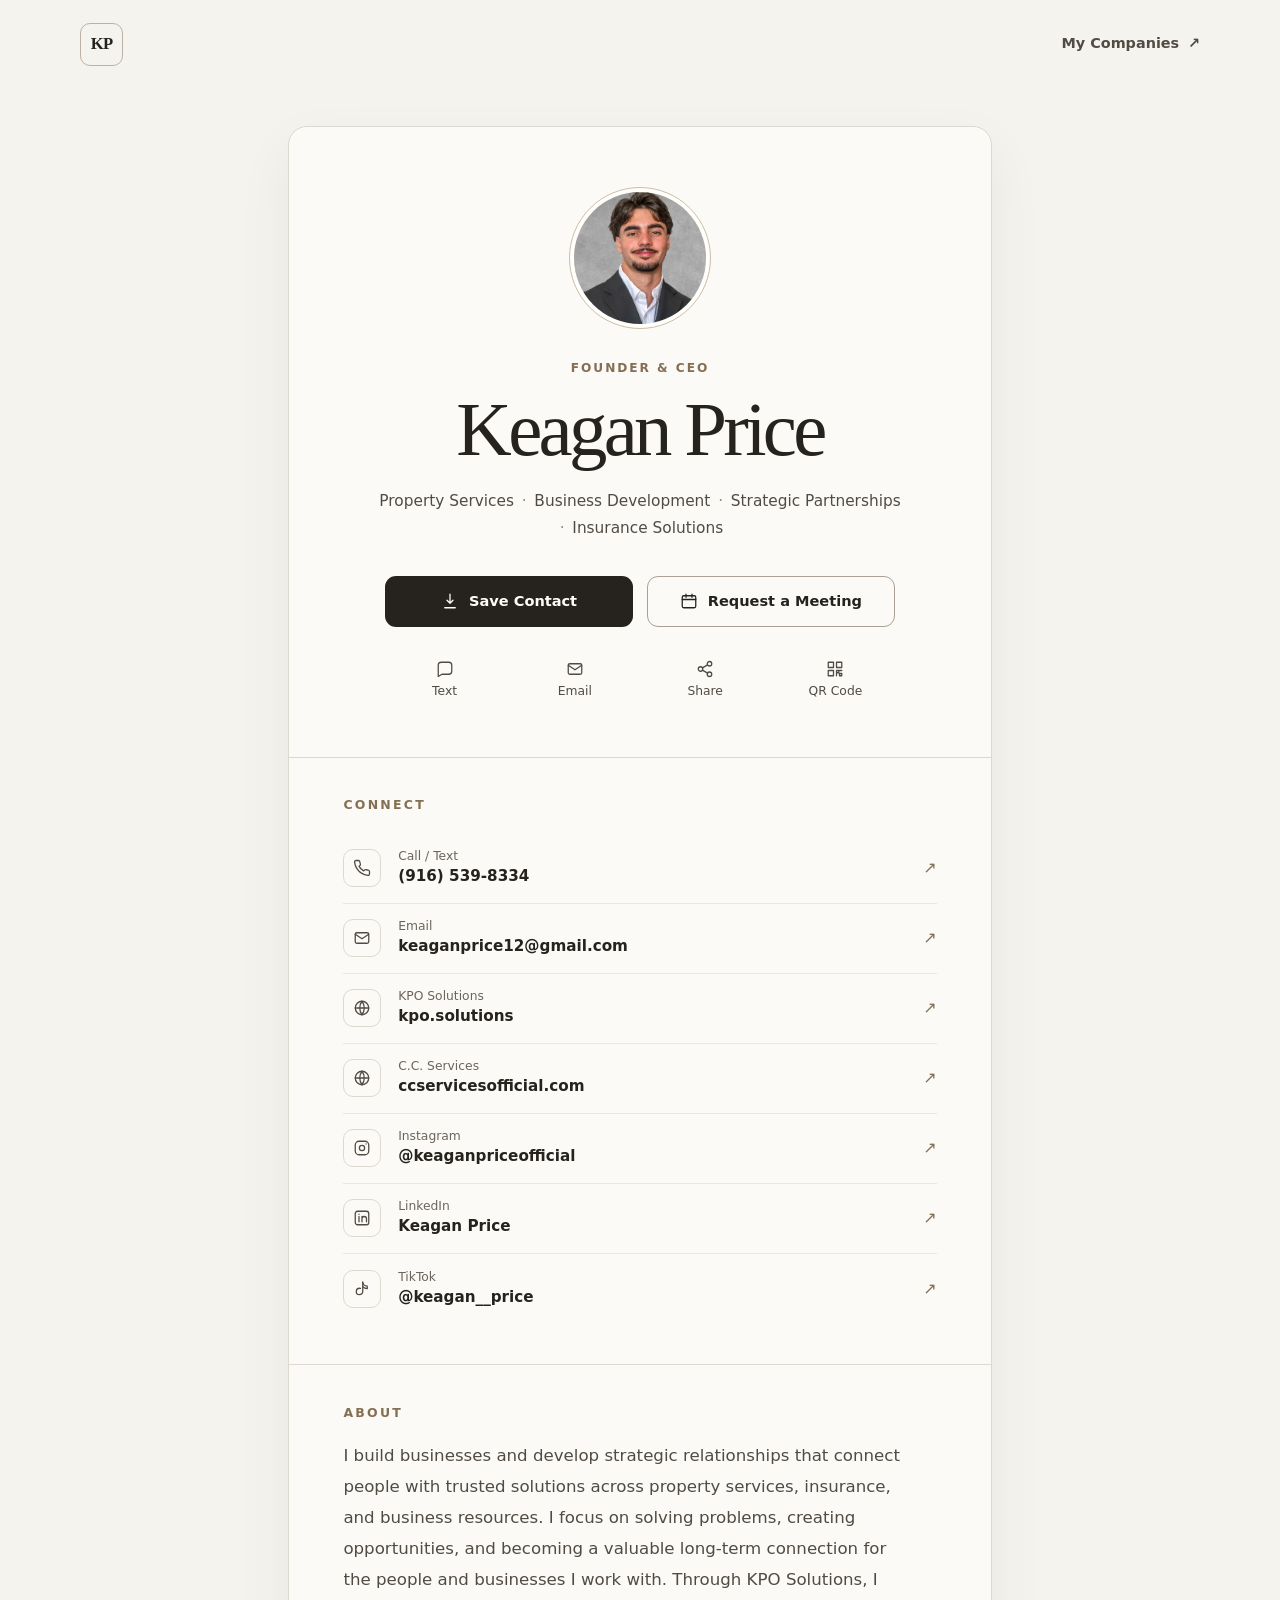
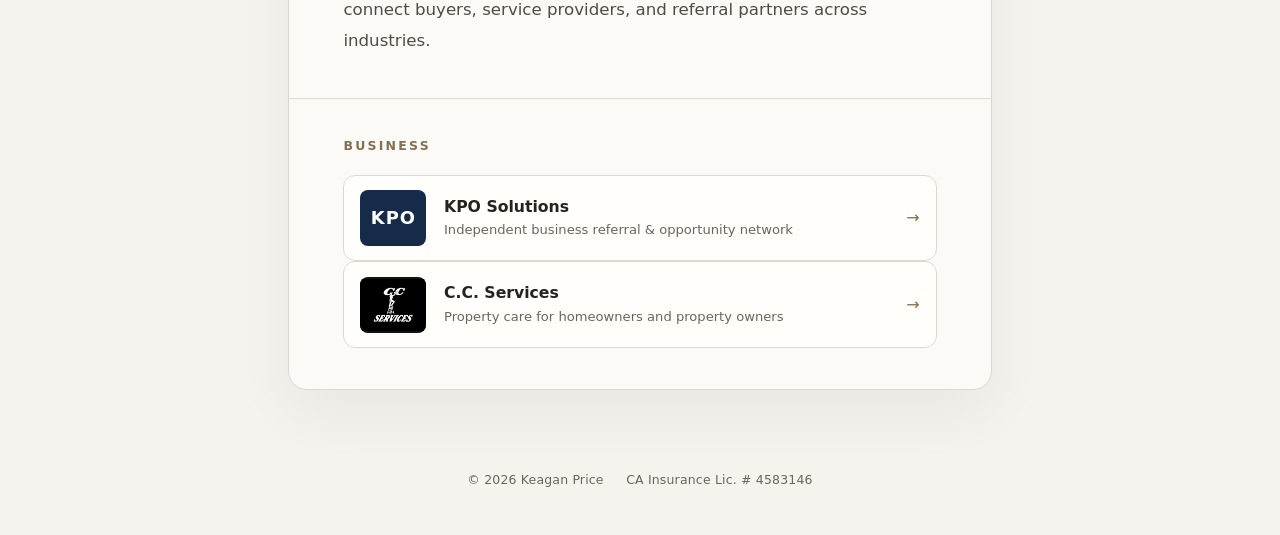
<file: index.html>
<!doctype html>
<html lang="en">
<head>
  <meta charset="utf-8">
  <meta name="viewport" content="width=device-width, initial-scale=1">
  <title>Keagan Price — Founder & CEO</title>
  <meta name="description" content="Connect with Keagan Price, founder of KPO Solutions and C.C. Services, for business opportunities, strategic partnerships, insurance, and property services.">
  <meta property="og:title" content="Keagan Price — Founder & CEO">
  <meta property="og:description" content="KPO Solutions · C.C. Services · Strategic Partnerships · Insurance Solutions">
  <meta property="og:type" content="profile">
  <meta name="theme-color" content="#090909">
  <link rel="icon" type="image/svg+xml" href="data:image/svg+xml,%3Csvg xmlns='http://www.w3.org/2000/svg' viewBox='0 0 64 64'%3E%3Crect width='64' height='64' rx='32' fill='%23090909'/%3E%3Ccircle cx='32' cy='32' r='29' fill='none' stroke='%23d8ad62' stroke-width='2'/%3E%3Ctext x='32' y='40' text-anchor='middle' font-family='Georgia' font-size='25' font-weight='700' fill='%23f1cd86'%3EKP%3C/text%3E%3C/svg%3E">
  <link rel="stylesheet" href="styles.css">
</head>
<body>
  <header class="page-shell site-header">
    <a class="monogram" href="./" aria-label="Keagan Price home">KP</a>
    <a class="header-link" href="companies/">My Companies <span aria-hidden="true">↗</span></a>
  </header>

  <main class="page-shell card-page">
    <article class="card">
      <section class="card-top">
        <div class="portrait-wrap"><img class="portrait" src="assets/keagan-price.jpeg" alt="Portrait of Keagan Price"></div>
        <p class="eyebrow">Founder &amp; CEO</p>
        <h1>Keagan Price</h1>
        <p class="subtitle">Property Services <span aria-hidden="true">·</span> Business Development <span aria-hidden="true">·</span> Strategic Partnerships <span aria-hidden="true">·</span> Insurance Solutions</p>

        <div class="primary-actions">
          <a class="button button-primary" href="keagan-price.vcf" download>
            <svg aria-hidden="true" viewBox="0 0 24 24" fill="none" stroke="currentColor" stroke-width="2"><path d="M12 3v12m0 0 4-4m-4 4-4-4M5 21h14"/></svg>
            Save Contact
          </a>
          <a class="button button-secondary" href="https://keagan-daily-command-center.keaganprice12.chatgpt.site/book" target="_blank" rel="noopener">
            <svg aria-hidden="true" viewBox="0 0 24 24" fill="none" stroke="currentColor" stroke-width="2"><rect x="3" y="5" width="18" height="16" rx="2"/><path d="M16 3v4M8 3v4M3 10h18"/></svg>
            Request a Meeting
          </a>
        </div>

        <div class="quick-actions" aria-label="Quick actions">
          <a class="icon-button" href="sms:+19165398334">
            <svg aria-hidden="true" viewBox="0 0 24 24" fill="none" stroke="currentColor" stroke-width="2"><path d="M21 15a4 4 0 0 1-4 4H8l-5 3V7a4 4 0 0 1 4-4h10a4 4 0 0 1 4 4z"/></svg><span>Text</span>
          </a>
          <a class="icon-button" href="mailto:keaganprice12@gmail.com">
            <svg aria-hidden="true" viewBox="0 0 24 24" fill="none" stroke="currentColor" stroke-width="2"><rect x="3" y="5" width="18" height="14" rx="2"/><path d="m3 7 9 6 9-6"/></svg><span>Email</span>
          </a>
          <button class="icon-button" type="button" data-share>
            <svg aria-hidden="true" viewBox="0 0 24 24" fill="none" stroke="currentColor" stroke-width="2"><circle cx="18" cy="5" r="3"/><circle cx="6" cy="12" r="3"/><circle cx="18" cy="19" r="3"/><path d="m8.6 10.5 6.8-4M8.6 13.5l6.8 4"/></svg><span>Share</span>
          </button>
          <button class="icon-button" type="button" data-open-qr>
            <svg aria-hidden="true" viewBox="0 0 24 24" fill="none" stroke="currentColor" stroke-width="2"><path d="M3 3h7v7H3zM14 3h7v7h-7zM3 14h7v7H3zM14 14h3v3h-3zM18 18h3v3h-3zM18 14h3M14 18v3"/></svg><span>QR Code</span>
          </button>
        </div>
      </section>

      <section class="card-section">
        <p class="section-label">Connect</p>
        <div class="contact-list">
          <a class="contact-link" href="tel:+19165398334"><span class="link-icon"><svg aria-hidden="true" viewBox="0 0 24 24" fill="none" stroke="currentColor" stroke-width="1.7"><path d="M22 16.9v3a2 2 0 0 1-2.2 2 19.8 19.8 0 0 1-8.6-3.1 19.5 19.5 0 0 1-6-6A19.8 19.8 0 0 1 2.1 4.2 2 2 0 0 1 4.1 2h3a2 2 0 0 1 2 1.7c.1 1 .4 2 .7 2.8a2 2 0 0 1-.5 2.1L8.1 9.9a16 16 0 0 0 6 6l1.3-1.2a2 2 0 0 1 2.1-.5c.9.3 1.8.6 2.8.7a2 2 0 0 1 1.7 2z"/></svg></span><span class="contact-copy"><small>Call / Text</small><span>(916) 539-8334</span></span><span class="arrow">↗</span></a>
          <a class="contact-link" href="mailto:keaganprice12@gmail.com"><span class="link-icon"><svg aria-hidden="true" viewBox="0 0 24 24" fill="none" stroke="currentColor" stroke-width="2"><rect x="3" y="5" width="18" height="14" rx="2"/><path d="m3 7 9 6 9-6"/></svg></span><span class="contact-copy"><small>Email</small><span>keaganprice12@gmail.com</span></span><span class="arrow">↗</span></a>
          <a class="contact-link" href="https://kpo.solutions" target="_blank" rel="noopener"><span class="link-icon"><svg aria-hidden="true" viewBox="0 0 24 24" fill="none" stroke="currentColor" stroke-width="2"><circle cx="12" cy="12" r="9"/><path d="M3 12h18M12 3a15 15 0 0 1 0 18M12 3a15 15 0 0 0 0 18"/></svg></span><span class="contact-copy"><small>KPO Solutions</small><span>kpo.solutions</span></span><span class="arrow">↗</span></a>
          <a class="contact-link" href="https://ccservicesofficial.com" target="_blank" rel="noopener"><span class="link-icon"><svg aria-hidden="true" viewBox="0 0 24 24" fill="none" stroke="currentColor" stroke-width="2"><circle cx="12" cy="12" r="9"/><path d="M3 12h18M12 3a15 15 0 0 1 0 18M12 3a15 15 0 0 0 0 18"/></svg></span><span class="contact-copy"><small>C.C. Services</small><span>ccservicesofficial.com</span></span><span class="arrow">↗</span></a>
          <a class="contact-link" href="https://www.instagram.com/keaganpriceofficial?stkn=MWtmcGdidGZ1MnVzeA%3D%3D&amp;utm_source=qr" target="_blank" rel="noopener"><span class="link-icon"><svg aria-hidden="true" viewBox="0 0 24 24" fill="none" stroke="currentColor" stroke-width="1.7"><path d="M8 3h8a5 5 0 0 1 5 5v8a5 5 0 0 1-5 5H8a5 5 0 0 1-5-5V8a5 5 0 0 1 5-5z"/><circle cx="12" cy="12" r="3.5"/><path d="M17.5 6.5h.01"/></svg></span><span class="contact-copy"><small>Instagram</small><span>@keaganpriceofficial</span></span><span class="arrow">↗</span></a>
          <a class="contact-link" href="https://www.linkedin.com/in/keagan-price?utm_source=share_via&amp;utm_content=profile&amp;utm_medium=member_ios" target="_blank" rel="noopener"><span class="link-icon"><svg aria-hidden="true" viewBox="0 0 24 24" fill="none" stroke="currentColor" stroke-width="1.7"><rect x="3" y="3" width="18" height="18" rx="3"/><path d="M8 10v7m0-10v.1M12 17v-7m0 3a3 3 0 0 1 6 0v4"/></svg></span><span class="contact-copy"><small>LinkedIn</small><span>Keagan Price</span></span><span class="arrow">↗</span></a>
          <a class="contact-link" href="https://www.tiktok.com/@keagan__price?_r=1&amp;_t=ZT-9A1b6UtAsWL" target="_blank" rel="noopener"><span class="link-icon"><svg aria-hidden="true" viewBox="0 0 24 24" fill="none" stroke="currentColor" stroke-width="1.7"><path d="M13 3v12.3a4.3 4.3 0 1 1-4.3-4.3c.4 0 .8.1 1.3.2"/><path d="M13 3c.5 3 2.7 5 6 5.3v3.2c-2.5-.1-4.5-1-6-2.5"/></svg></span><span class="contact-copy"><small>TikTok</small><span>@keagan__price</span></span><span class="arrow">↗</span></a>
        </div>
      </section>

      <section class="card-section">
        <p class="section-label">About</p>
        <p class="bio">I build businesses and develop strategic relationships that connect people with trusted solutions across property services, insurance, and business resources. I focus on solving problems, creating opportunities, and becoming a valuable long-term connection for the people and businesses I work with. Through KPO Solutions, I connect buyers, service providers, and referral partners across industries.</p>
      </section>

      <section class="card-section">
        <p class="section-label">Business</p>
        <a class="company-callout" href="companies/kpo-solutions/">
          <span class="company-lettermark" aria-hidden="true">KPO</span>
          <span><strong>KPO Solutions</strong><span>Independent business referral &amp; opportunity network</span></span>
          <span class="arrow" aria-hidden="true">→</span>
        </a>
        <a class="company-callout" href="companies/complete-care-services/">
          <img class="company-logo-sm" src="assets/cc-services-logo.png" alt="Complete Care Services logo">
          <span><strong>C.C. Services</strong><span>Property care for homeowners and property owners</span></span>
          <span class="arrow" aria-hidden="true">→</span>
        </a>
      </section>
    </article>
  </main>

  <footer class="page-shell site-footer"><span>© 2026 Keagan Price</span><span>CA Insurance Lic. # 4583146</span></footer>

  <dialog id="qr-dialog" aria-labelledby="qr-title">
    <div class="dialog-content">
      <h2 id="qr-title">Scan to connect</h2>
      <p>Open Keagan’s digital business card.</p>
      <img class="qr-image" data-qr-image src="assets/keagan-price-qr.png" alt="QR code for Keagan Price’s digital business card">
      <button class="button button-secondary dialog-close" type="button" data-close-qr>Close</button>
    </div>
  </dialog>
  <script src="app.js"></script>
</body>
</html>
</file>
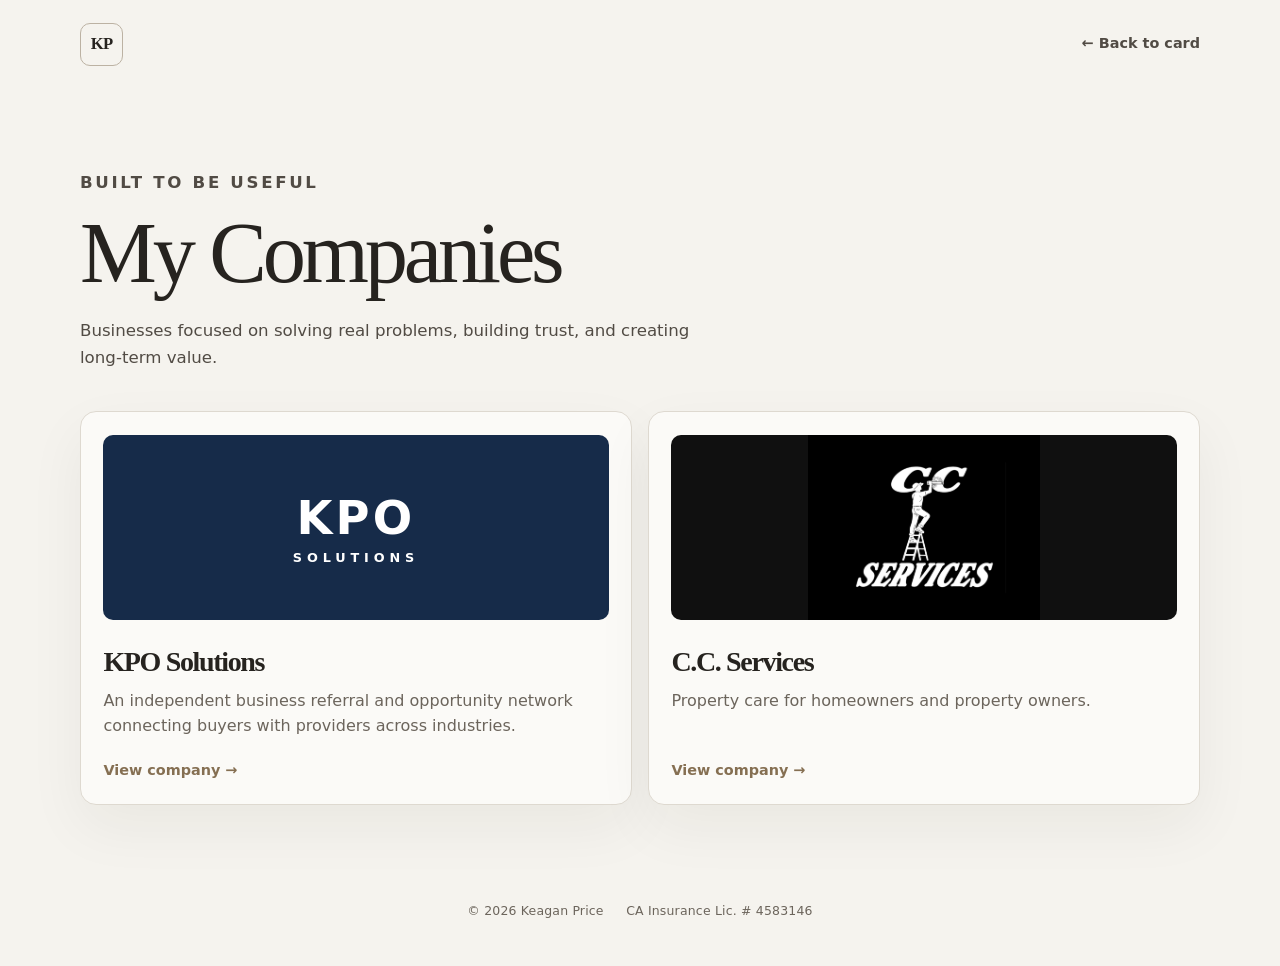
<file: companies/index.html>
<!doctype html>
<html lang="en">
<head>
  <meta charset="utf-8"><meta name="viewport" content="width=device-width, initial-scale=1">
  <title>My Companies — Keagan Price</title>
  <meta name="description" content="Explore the companies and services led by Keagan Price.">
  <meta name="theme-color" content="#090909">
  <link rel="icon" type="image/svg+xml" href="data:image/svg+xml,%3Csvg xmlns='http://www.w3.org/2000/svg' viewBox='0 0 64 64'%3E%3Crect width='64' height='64' rx='32' fill='%23090909'/%3E%3Ccircle cx='32' cy='32' r='29' fill='none' stroke='%23d8ad62' stroke-width='2'/%3E%3Ctext x='32' y='40' text-anchor='middle' font-family='Georgia' font-size='25' font-weight='700' fill='%23f1cd86'%3EKP%3C/text%3E%3C/svg%3E">
  <link rel="stylesheet" href="../styles.css">
</head>
<body>
  <header class="page-shell site-header"><a class="monogram" href="../" aria-label="Keagan Price home">KP</a><a class="back-link" href="../">← Back to card</a></header>
  <main class="page-shell content-page">
    <section class="page-intro">
      <p class="eyebrow">Built to be useful</p>
      <h1>My Companies</h1>
      <p>Businesses focused on solving real problems, building trust, and creating long-term value.</p>
    </section>
    <section class="company-grid" aria-label="Companies">
      <a class="company-card" href="kpo-solutions/">
        <div class="company-brand-block" aria-label="KPO Solutions"><span>KPO</span><small>SOLUTIONS</small></div>
        <h2>KPO Solutions</h2>
        <p>An independent business referral and opportunity network connecting buyers with providers across industries.</p>
        <span class="card-link">View company →</span>
      </a>
      <a class="company-card" href="complete-care-services/">
        <img src="../assets/cc-services-logo.png" alt="Complete Care Services logo">
        <h2>C.C. Services</h2>
        <p>Property care for homeowners and property owners.</p>
        <span class="card-link">View company →</span>
      </a>
    </section>
  </main>
  <footer class="page-shell site-footer"><span>© 2026 Keagan Price</span><span>CA Insurance Lic. # 4583146</span></footer>
</body>
</html>
</file>
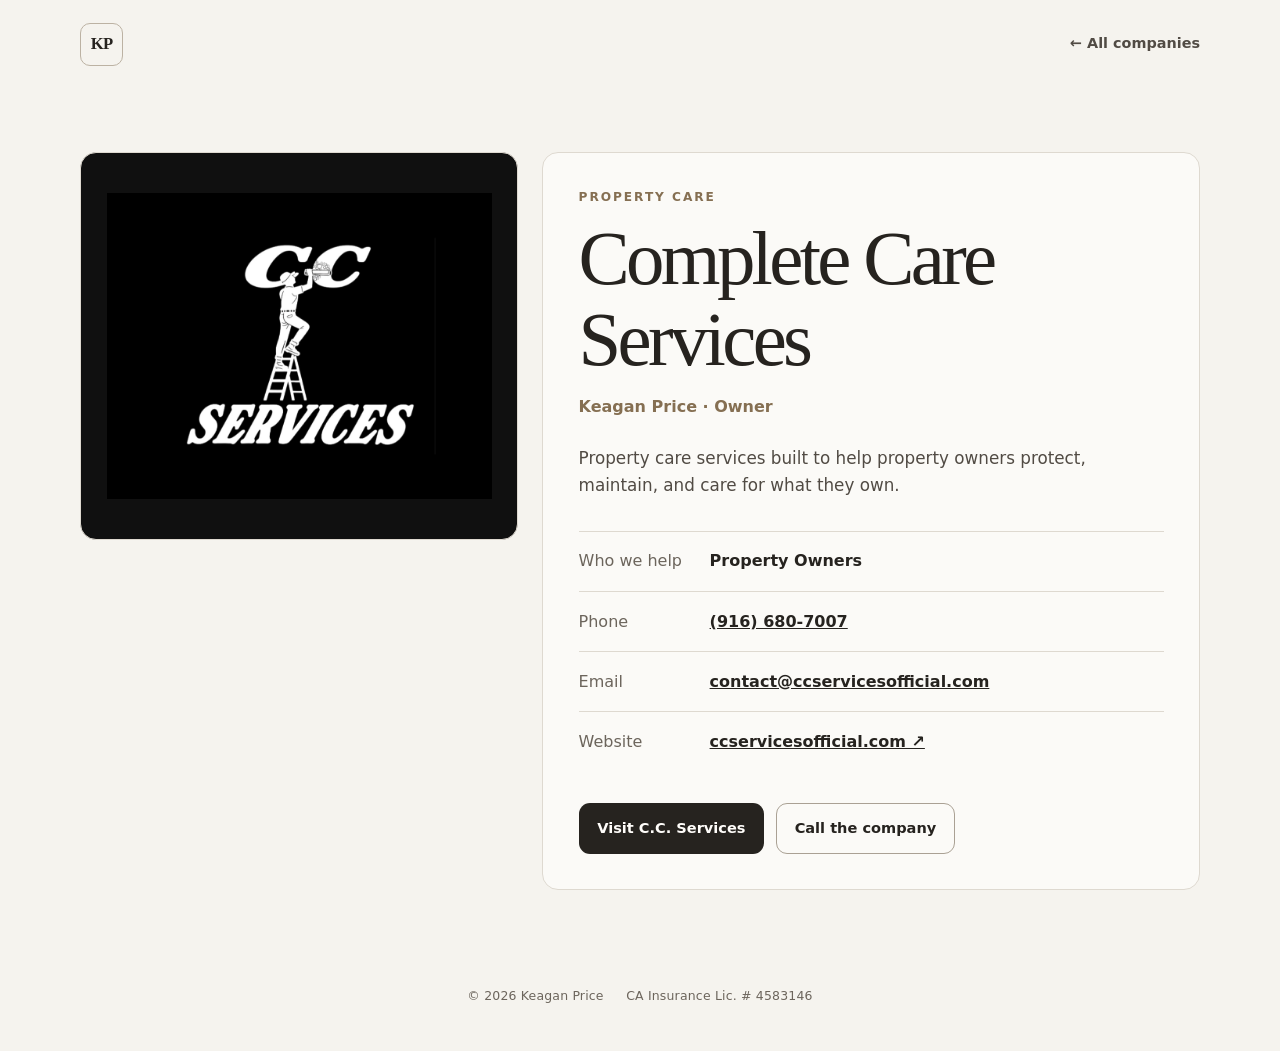
<file: companies/complete-care-services/index.html>
<!doctype html>
<html lang="en">
<head>
  <meta charset="utf-8"><meta name="viewport" content="width=device-width, initial-scale=1">
  <title>Complete Care Services — Keagan Price</title>
  <meta name="description" content="Complete Care Services provides property care for property owners.">
  <meta name="theme-color" content="#090909">
  <link rel="icon" type="image/svg+xml" href="data:image/svg+xml,%3Csvg xmlns='http://www.w3.org/2000/svg' viewBox='0 0 64 64'%3E%3Crect width='64' height='64' rx='32' fill='%23090909'/%3E%3Ccircle cx='32' cy='32' r='29' fill='none' stroke='%23d8ad62' stroke-width='2'/%3E%3Ctext x='32' y='40' text-anchor='middle' font-family='Georgia' font-size='25' font-weight='700' fill='%23f1cd86'%3EKP%3C/text%3E%3C/svg%3E">
  <link rel="stylesheet" href="../../styles.css">
</head>
<body>
  <header class="page-shell site-header"><a class="monogram" href="../../" aria-label="Keagan Price home">KP</a><a class="back-link" href="../">← All companies</a></header>
  <main class="page-shell content-page">
    <div class="company-detail">
      <section class="brand-panel"><img src="../../assets/cc-services-logo.png" alt="Complete Care Services logo"></section>
      <section class="detail-panel">
        <p class="eyebrow">Property Care</p>
        <h1>Complete Care Services</h1>
        <p class="role">Keagan Price · Owner</p>
        <p class="lede">Property care services built to help property owners protect, maintain, and care for what they own.</p>
        <dl>
          <div class="fact-row"><dt>Who we help</dt><dd>Property Owners</dd></div>
          <div class="fact-row"><dt>Phone</dt><dd><a href="tel:+19166807007">(916) 680-7007</a></dd></div>
          <div class="fact-row"><dt>Email</dt><dd><a href="mailto:contact@ccservicesofficial.com">contact@ccservicesofficial.com</a></dd></div>
          <div class="fact-row"><dt>Website</dt><dd><a href="https://ccservicesofficial.com" target="_blank" rel="noopener">ccservicesofficial.com ↗</a></dd></div>
        </dl>
        <div class="detail-actions">
          <a class="button button-primary" href="https://ccservicesofficial.com" target="_blank" rel="noopener">Visit C.C. Services</a>
          <a class="button button-secondary" href="tel:+19166807007">Call the company</a>
        </div>
      </section>
    </div>
  </main>
  <footer class="page-shell site-footer"><span>© 2026 Keagan Price</span><span>CA Insurance Lic. # 4583146</span></footer>
</body>
</html>
</file>
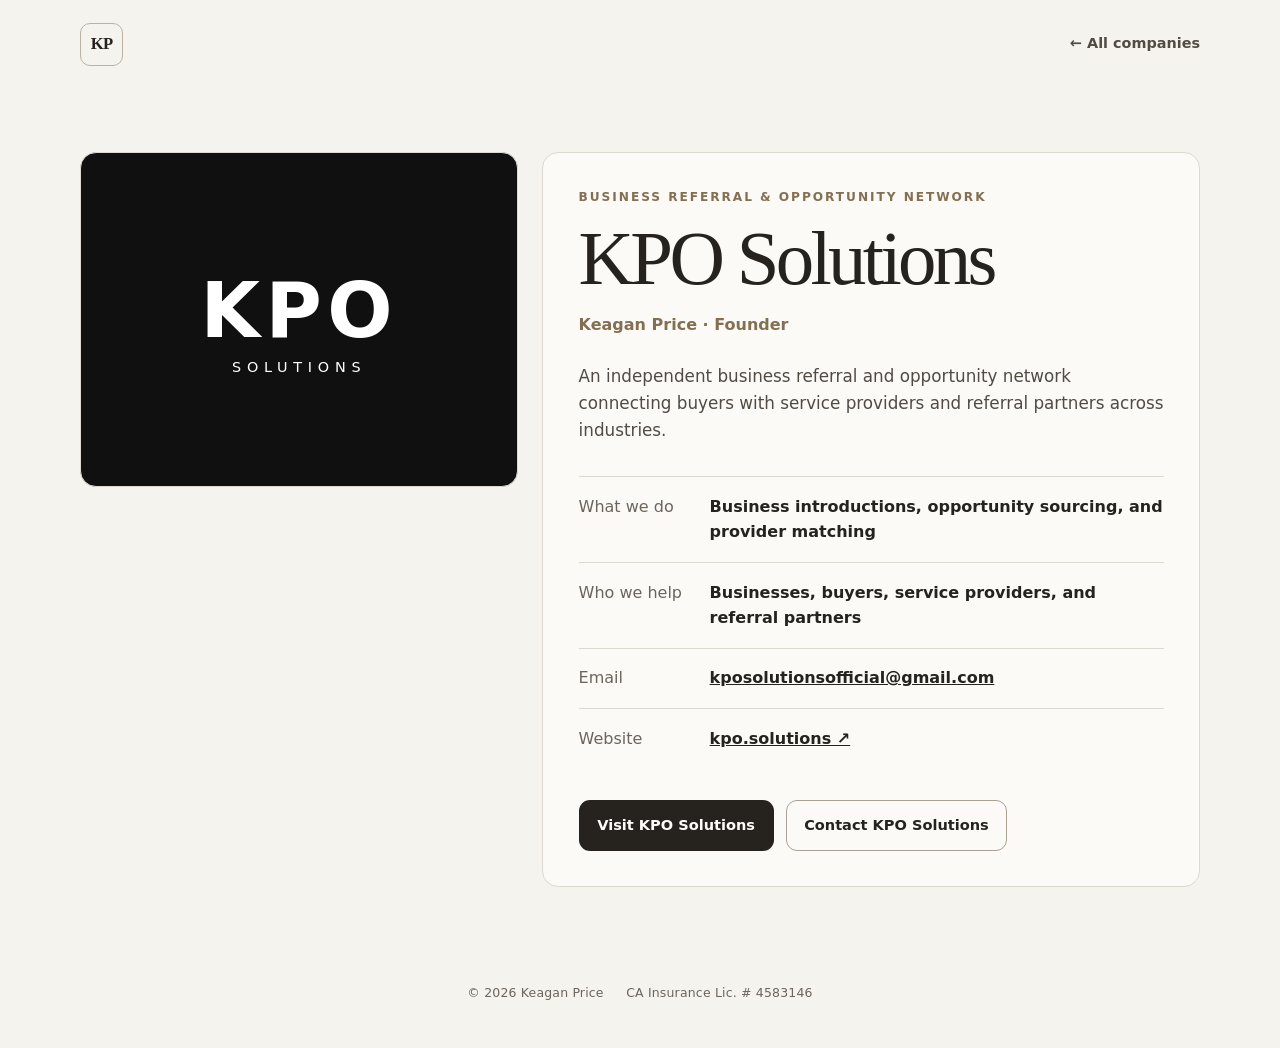
<file: companies/kpo-solutions/index.html>
<!doctype html>
<html lang="en">
<head>
  <meta charset="utf-8"><meta name="viewport" content="width=device-width, initial-scale=1">
  <title>KPO Solutions — Keagan Price</title>
  <meta name="description" content="KPO Solutions is an independent business referral and opportunity network connecting buyers, service providers and referral partners.">
  <meta name="theme-color" content="#090909">
  <link rel="stylesheet" href="../../styles.css">
</head>
<body>
  <header class="page-shell site-header"><a class="monogram" href="../../" aria-label="Keagan Price home">KP</a><a class="back-link" href="../">← All companies</a></header>
  <main class="page-shell content-page">
    <div class="company-detail">
      <section class="brand-panel brand-panel--kpo" aria-label="KPO Solutions">
        <div class="kpo-wordmark"><strong>KPO</strong><small>SOLUTIONS</small></div>
      </section>
      <section class="detail-panel">
        <p class="eyebrow">Business Referral &amp; Opportunity Network</p>
        <h1>KPO Solutions</h1>
        <p class="role">Keagan Price · Founder</p>
        <p class="lede">An independent business referral and opportunity network connecting buyers with service providers and referral partners across industries.</p>
        <dl>
          <div class="fact-row"><dt>What we do</dt><dd>Business introductions, opportunity sourcing, and provider matching</dd></div>
          <div class="fact-row"><dt>Who we help</dt><dd>Businesses, buyers, service providers, and referral partners</dd></div>
          <div class="fact-row"><dt>Email</dt><dd><a href="mailto:kposolutionsofficial@gmail.com">kposolutionsofficial@gmail.com</a></dd></div>
          <div class="fact-row"><dt>Website</dt><dd><a href="https://kpo.solutions" target="_blank" rel="noopener noreferrer">kpo.solutions ↗</a></dd></div>
        </dl>
        <div class="detail-actions">
          <a class="button button-primary" href="https://kpo.solutions" target="_blank" rel="noopener noreferrer">Visit KPO Solutions</a>
          <a class="button button-secondary" href="mailto:kposolutionsofficial@gmail.com">Contact KPO Solutions</a>
        </div>
      </section>
    </div>
  </main>
  <footer class="page-shell site-footer"><span>© 2026 Keagan Price</span><span>CA Insurance Lic. # 4583146</span></footer>
</body>
</html>
</file>
<file: styles.css>
:root {
  --canvas: #f5f3ee;
  --surface: #fbfaf7;
  --surface-raised: #fffefa;
  --ink: #26231f;
  --ink-soft: #514b44;
  --muted: #6c655c;
  --accent: #856f52;
  --accent-wash: #eee9df;
  --line: #ded9d0;
  --shadow: 0 22px 58px rgba(44, 36, 27, 0.055);
}

* { box-sizing: border-box; }
html { scroll-behavior: smooth; }
body {
  margin: 0;
  min-width: 320px;
  background: var(--canvas);
  color: var(--ink);
  font-family: "Avenir Next", Avenir, "Segoe UI", ui-sans-serif, system-ui, sans-serif;
  font-size: 1rem;
  line-height: 1.6;
  -webkit-font-smoothing: antialiased;
}
a { color: inherit; }
button, a { -webkit-tap-highlight-color: transparent; }
button { font: inherit; }
img { display: block; max-width: 100%; }
svg { stroke-linecap: round; stroke-linejoin: round; }

.page-shell { width: min(100% - 3rem, 1120px); margin: 0 auto; }
.site-header {
  display: flex;
  align-items: center;
  justify-content: space-between;
  min-height: 88px;
}
.monogram {
  display: inline-grid;
  place-items: center;
  width: 43px;
  height: 43px;
  border: 1px solid #bcb2a3;
  border-radius: 10px;
  color: var(--ink);
  font-family: "Iowan Old Style", "Baskerville", "Times New Roman", serif;
  font-size: 1.04rem;
  font-weight: 600;
  letter-spacing: -0.045em;
  text-decoration: none;
}
.header-link, .back-link {
  display: inline-flex;
  align-items: center;
  gap: .55rem;
  padding: .5rem 0;
  color: var(--ink-soft);
  font-size: .9rem;
  font-weight: 600;
  text-decoration: none;
}
.header-link:hover, .back-link:hover { color: var(--accent); }

.card-page { display: grid; place-items: center; padding: 2.4rem 0 5rem; }
.card {
  width: min(100%, 704px);
  overflow: hidden;
  background: var(--surface);
  border: 1px solid var(--line);
  border-radius: 19px;
  box-shadow: var(--shadow);
}
.card-top { padding: 3.7rem 3.4rem 2.7rem; text-align: center; }
.portrait-wrap {
  width: 142px;
  height: 142px;
  padding: 4px;
  margin: 0 auto 1.9rem;
  border: 1px solid #cbbda9;
  border-radius: 50%;
  background: var(--surface-raised);
}
.portrait { width: 100%; height: 100%; border-radius: 50%; object-fit: cover; object-position: 50% 29%; }
.eyebrow {
  margin: 0 0 .65rem;
  color: var(--accent);
  font-size: .76rem;
  font-weight: 700;
  letter-spacing: .16em;
  text-transform: uppercase;
}
h1, h2, h3 {
  font-family: "Iowan Old Style", "Baskerville", "Palatino Linotype", "Book Antiqua", Georgia, serif;
  letter-spacing: -.048em;
}
h1 {
  margin: 0;
  font-size: clamp(3rem, 8vw, 4.8rem);
  font-weight: 500;
  line-height: 1.06;
}
.subtitle {
  max-width: 525px;
  margin: 1.1rem auto 0;
  color: var(--ink-soft);
  font-size: .96rem;
  line-height: 1.75;
}
.subtitle span { padding: 0 .18rem; color: #9a8d79; }

.primary-actions {
  display: grid;
  grid-template-columns: 1fr 1fr;
  gap: .85rem;
  max-width: 510px;
  margin: 2.15rem auto 0;
}
.button {
  display: inline-flex;
  min-height: 51px;
  align-items: center;
  justify-content: center;
  gap: .62rem;
  padding: .75rem 1.1rem;
  border: 1px solid transparent;
  border-radius: 11px;
  font-size: .91rem;
  font-weight: 650;
  line-height: 1.3;
  text-align: center;
  text-decoration: none;
  cursor: pointer;
}
.button-primary { background: var(--ink); color: #fffdfa; }
.button-primary:hover { background: #443b32; transform: translateY(-2px); }
.button-secondary { border-color: #aaa194; background: transparent; color: var(--ink); }
.button-secondary:hover { border-color: var(--accent); background: var(--accent-wash); transform: translateY(-2px); }
.button svg, .icon-button svg, .link-icon svg { width: 18px; height: 18px; flex: 0 0 auto; stroke-width: 1.7; }

.quick-actions {
  display: grid;
  grid-template-columns: repeat(4, 1fr);
  gap: .7rem;
  max-width: 510px;
  margin: 1.35rem auto 0;
}
.icon-button {
  display: flex;
  min-height: 65px;
  flex-direction: column;
  align-items: center;
  justify-content: center;
  gap: .25rem;
  padding: .5rem;
  border: 1px solid transparent;
  border-radius: 10px;
  background: transparent;
  color: var(--ink-soft);
  font-size: .77rem;
  text-decoration: none;
  cursor: pointer;
}
.icon-button:hover { border-color: var(--line); background: #f3f0e9; color: var(--ink); }

.card-section { padding: 2.35rem 3.4rem 2.55rem; border-top: 1px solid var(--line); }
.section-label {
  margin: 0 0 1.15rem;
  color: var(--accent);
  font-size: .78rem;
  font-weight: 750;
  letter-spacing: .18em;
  text-transform: uppercase;
}
.contact-list { display: grid; }
.contact-link {
  display: grid;
  grid-template-columns: 38px minmax(0, 1fr) auto;
  align-items: center;
  gap: 1.05rem;
  min-height: 70px;
  padding: .75rem 0;
  border-bottom: 1px solid #ebe7df;
  text-decoration: none;
}
.contact-link:last-child { border-bottom: 0; }
.contact-link:hover { color: var(--accent); }
.link-icon {
  display: grid;
  place-items: center;
  width: 38px;
  height: 38px;
  border: 1px solid var(--line);
  border-radius: 10px;
  color: var(--ink-soft);
}
.contact-copy { min-width: 0; }
.contact-copy small { display: block; color: var(--muted); font-size: .77rem; line-height: 1.35; }
.contact-copy span { display: block; overflow-wrap: anywhere; font-size: .95rem; font-weight: 600; line-height: 1.5; }
.arrow { color: var(--accent); font-size: 1rem; font-weight: 400; }
.bio { max-width: 570px; margin: 0; color: var(--ink-soft); font-size: 1.04rem; line-height: 1.85; }

.company-callout {
  display: grid;
  grid-template-columns: 66px minmax(0, 1fr) auto;
  align-items: center;
  gap: 1.1rem;
  padding: .9rem 1rem;
  border: 1px solid var(--line);
  border-radius: 12px;
  background: var(--surface-raised);
  text-decoration: none;
}
.company-callout:hover { border-color: #b6a58e; box-shadow: 0 8px 26px rgba(44,36,27,.065); transform: translateY(-2px); }
.company-logo-sm { width: 66px; height: 56px; object-fit: contain; border-radius: 8px; background: #111; }
.company-callout strong { display: block; font-size: .98rem; font-weight: 700; line-height: 1.3; }
.company-callout span span { display: block; margin-top: .2rem; color: var(--muted); font-size: .82rem; line-height: 1.45; }

.company-lettermark {
  display: grid;
  place-items: center;
  width: 66px;
  height: 56px;
  flex: none;
  border-radius: 8px;
  background: #162b49;
  color: white;
  font-size: 1.12rem;
  font-weight: 750;
  letter-spacing: .055em;
}
.company-brand-block {
  display: flex;
  height: 185px;
  flex-direction: column;
  align-items: center;
  justify-content: center;
  gap: .15rem;
  border-radius: 10px;
  background: #162b49;
  color: white;
  line-height: 1.3;
}
.company-brand-block span { font-size: 2.9rem; font-weight: 700; letter-spacing: .07em; }
.company-brand-block small { font-size: .8rem; font-weight: 600; letter-spacing: .38em; }
.brand-panel--kpo {
  display: grid;
  min-height: 335px;
  place-items: center;
  background: #162b49;
}
.kpo-wordmark { color: white; text-align: center; line-height: 1.25; }
.kpo-wordmark strong { display: block; font-size: clamp(3rem, 7vw, 4.8rem); letter-spacing: .07em; }
.kpo-wordmark small { display: block; letter-spacing: .4em; font-size: .9rem; }

.site-footer {
  display: flex;
  justify-content: center;
  gap: 1.4rem;
  padding: 0 0 2.8rem;
  color: var(--muted);
  text-align: center;
  font-size: .78rem;
  letter-spacing: .015em;
}
.site-footer a { color: var(--ink-soft); }

.content-page { padding: 4rem 0 6rem; }
.page-intro { max-width: 760px; margin-bottom: 2.5rem; }
.page-intro .eyebrow { margin-bottom: .7rem; }
.page-intro h1 { font-size: clamp(3rem, 7vw, 5.4rem); }
.page-intro p { max-width: 630px; margin: 1.15rem 0 0; color: var(--ink-soft); font-size: 1.04rem; }
.company-grid { display: grid; grid-template-columns: repeat(auto-fit, minmax(min(100%, 320px), 1fr)); gap: 1rem; }
.company-card {
  display: flex;
  min-height: 350px;
  flex-direction: column;
  padding: 1.4rem;
  border: 1px solid var(--line);
  border-radius: 16px;
  background: var(--surface);
  text-decoration: none;
  box-shadow: var(--shadow);
}
.company-card:hover { transform: translateY(-3px); border-color: #b6a58e; }
.company-card img { width: 100%; height: 185px; object-fit: contain; border-radius: 10px; background: #101010; }
.company-card h2 { margin: 1.25rem 0 .2rem; font-size: 1.75rem; }
.company-card p { margin: 0; color: var(--muted); }
.company-card .card-link { margin-top: auto; padding-top: 1.25rem; color: var(--accent); font-size: .9rem; font-weight: 650; }

.company-detail { display: grid; grid-template-columns: minmax(280px, .8fr) minmax(0, 1.2fr); gap: 1.5rem; align-items: start; }
.brand-panel { position: sticky; top: 1.5rem; padding: 1.6rem; border: 1px solid var(--line); border-radius: 16px; background: #101010; }
.brand-panel img { width: 100%; aspect-ratio: 1.15; object-fit: contain; }
.detail-panel { padding: 2.2rem; border: 1px solid var(--line); border-radius: 16px; background: var(--surface); }
.detail-panel h1 { font-size: clamp(2.6rem, 6vw, 4.8rem); }
.detail-panel .role { margin: .8rem 0 0; color: var(--accent); font-weight: 650; }
.detail-panel .lede { margin: 1.6rem 0 2rem; color: var(--ink-soft); font-size: 1.05rem; }
.fact-row { display: grid; grid-template-columns: 115px minmax(0, 1fr); gap: 1rem; padding: 1.05rem 0; border-top: 1px solid var(--line); }
.fact-row dt { color: var(--muted); }
.fact-row dd { margin: 0; font-weight: 600; overflow-wrap: anywhere; }
.fact-row a:hover { color: var(--accent); }
.detail-actions { display: flex; flex-wrap: wrap; gap: .75rem; margin-top: 2rem; }

dialog { width: min(92vw, 390px); padding: 0; border: 1px solid var(--line); border-radius: 16px; background: var(--surface); color: var(--ink); box-shadow: 0 28px 80px rgba(26,24,20,.24); }
dialog::backdrop { background: rgba(32,29,24,.58); backdrop-filter: blur(4px); }
.dialog-content { padding: 1.7rem; text-align: center; }
.dialog-content h2 { margin: 0; font-size: 1.7rem; }
.dialog-content p { margin: .45rem 0 1.15rem; color: var(--muted); }
.qr-image { width: 240px; height: 240px; margin: 0 auto 1.15rem; padding: 12px; border-radius: 10px; background: white; }
.dialog-close { width: 100%; }

:focus-visible { outline: 2px solid var(--accent); outline-offset: 3px; }
@media (max-width: 740px) {
  .page-shell { width: min(100% - 1.5rem, 1120px); }
  .site-header { min-height: 70px; padding-inline: .1rem; }
  .card-page { padding: .8rem 0 3rem; }
  .card { border-radius: 14px; }
  .card-top { padding: 2.15rem 1.35rem 1.65rem; }
  .portrait-wrap { width: 120px; height: 120px; margin-bottom: 1.45rem; }
  h1 { font-size: clamp(2.65rem, 12vw, 3.9rem); }
  .subtitle { margin-top: .75rem; font-size: .92rem; }
  .primary-actions { margin-top: 1.55rem; gap: .6rem; }
  .button { min-height: 48px; padding: .65rem .8rem; font-size: .83rem; }
  .button svg { width: 16px; height: 16px; }
  .quick-actions { margin-top: .7rem; gap: .2rem; }
  .icon-button { min-height: 60px; font-size: .72rem; }
  .card-section { padding: 1.75rem 1.35rem 1.85rem; }
  .contact-link { min-height: 63px; gap: .8rem; }
  .bio { font-size: 1rem; line-height: 1.75; }
  .company-callout { grid-template-columns: 56px minmax(0, 1fr) auto; gap: .75rem; padding: .7rem; }
  .company-logo-sm, .company-lettermark { width: 56px; height: 52px; }
  .brand-panel--kpo { min-height: 220px; }
  .site-footer { flex-wrap: wrap; gap: .1rem 1rem; padding-bottom: 2rem; }
  .content-page { padding: 2.5rem .15rem 4rem; }
  .company-detail { grid-template-columns: 1fr; }
  .brand-panel { position: static; }
  .detail-panel, .brand-panel { padding: 1.35rem; }
  .fact-row { grid-template-columns: 1fr; gap: .2rem; }
}
@media (max-width: 370px) {
  .primary-actions { grid-template-columns: 1fr; }
}
@media (prefers-reduced-motion: no-preference) {
  .button, .icon-button, .contact-link, .company-callout, .company-card { transition: transform .22s ease, border-color .22s ease, background .22s ease, box-shadow .22s ease, color .22s ease; }
  .reveal-ready { opacity: 0; transform: translateY(12px); }
  .reveal-ready.is-visible { opacity: 1; transform: translateY(0); transition: opacity .55s ease, transform .55s ease; }
}
</file>
